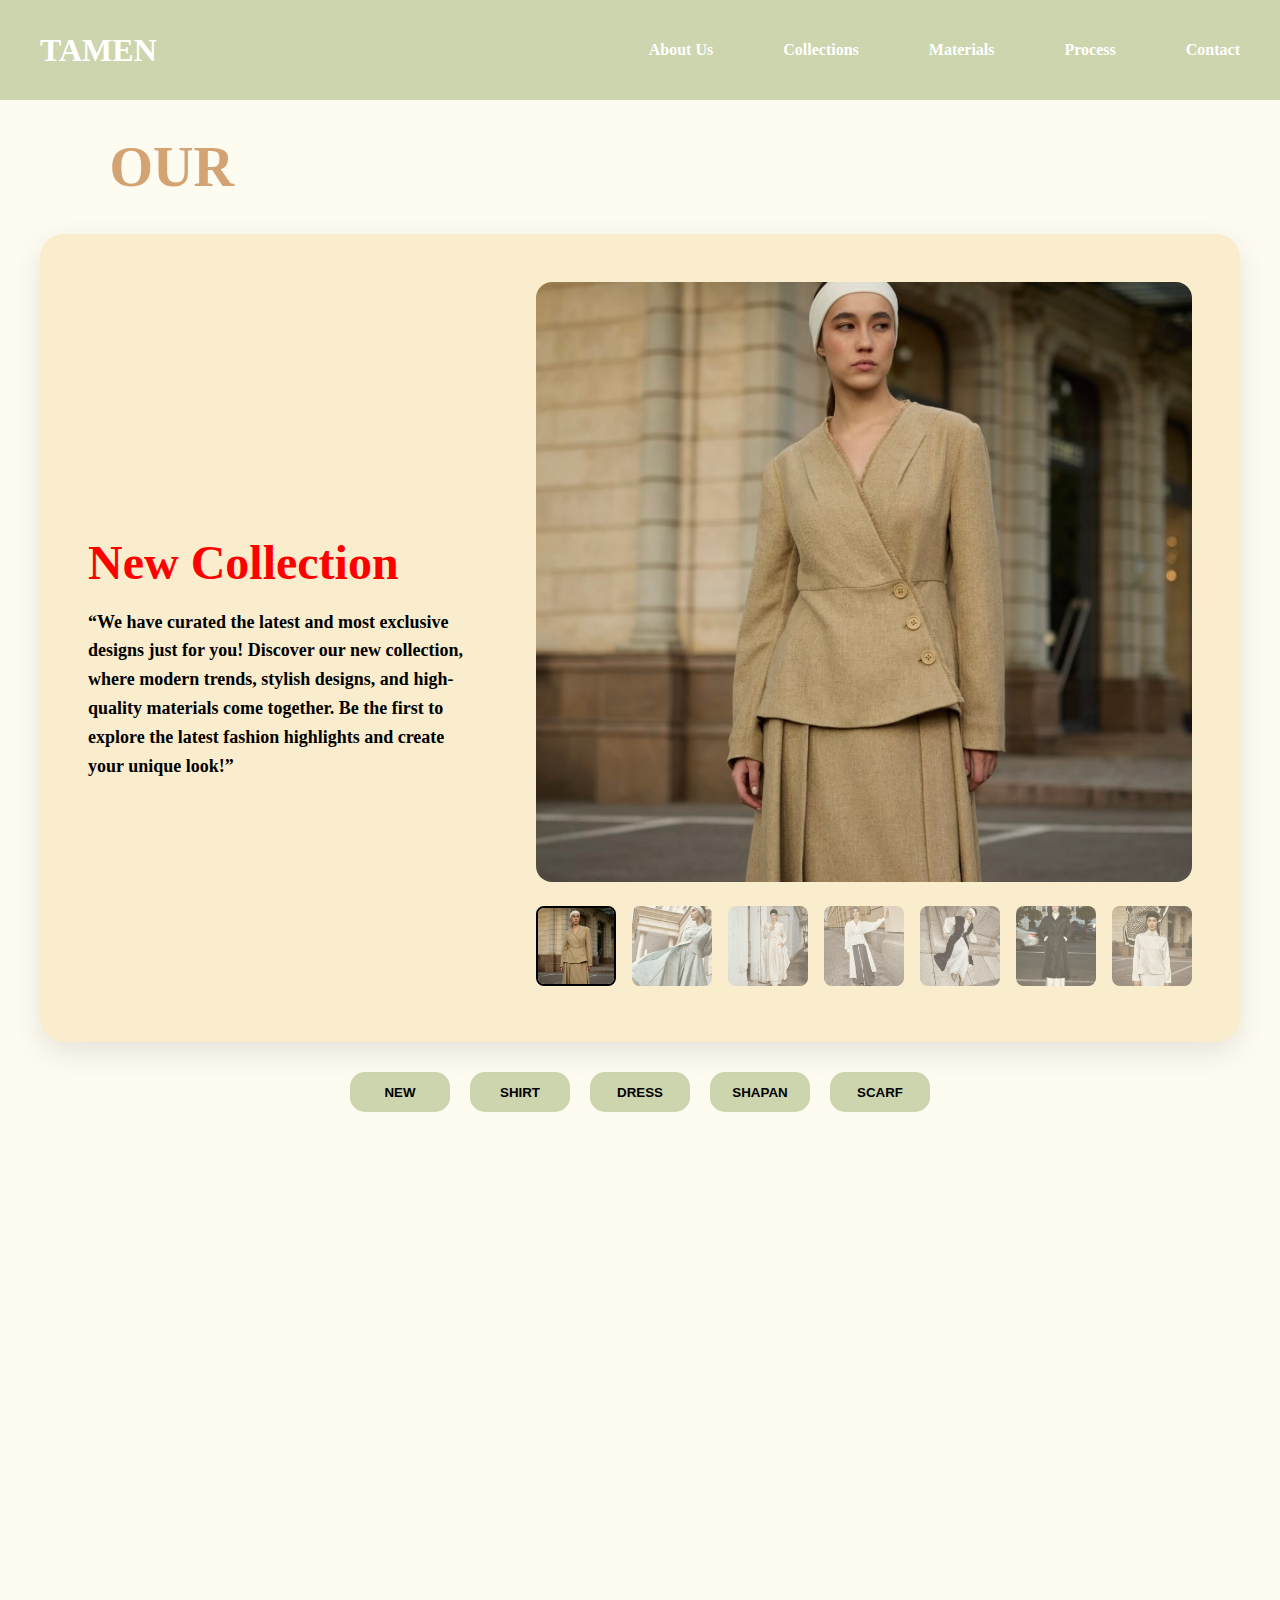
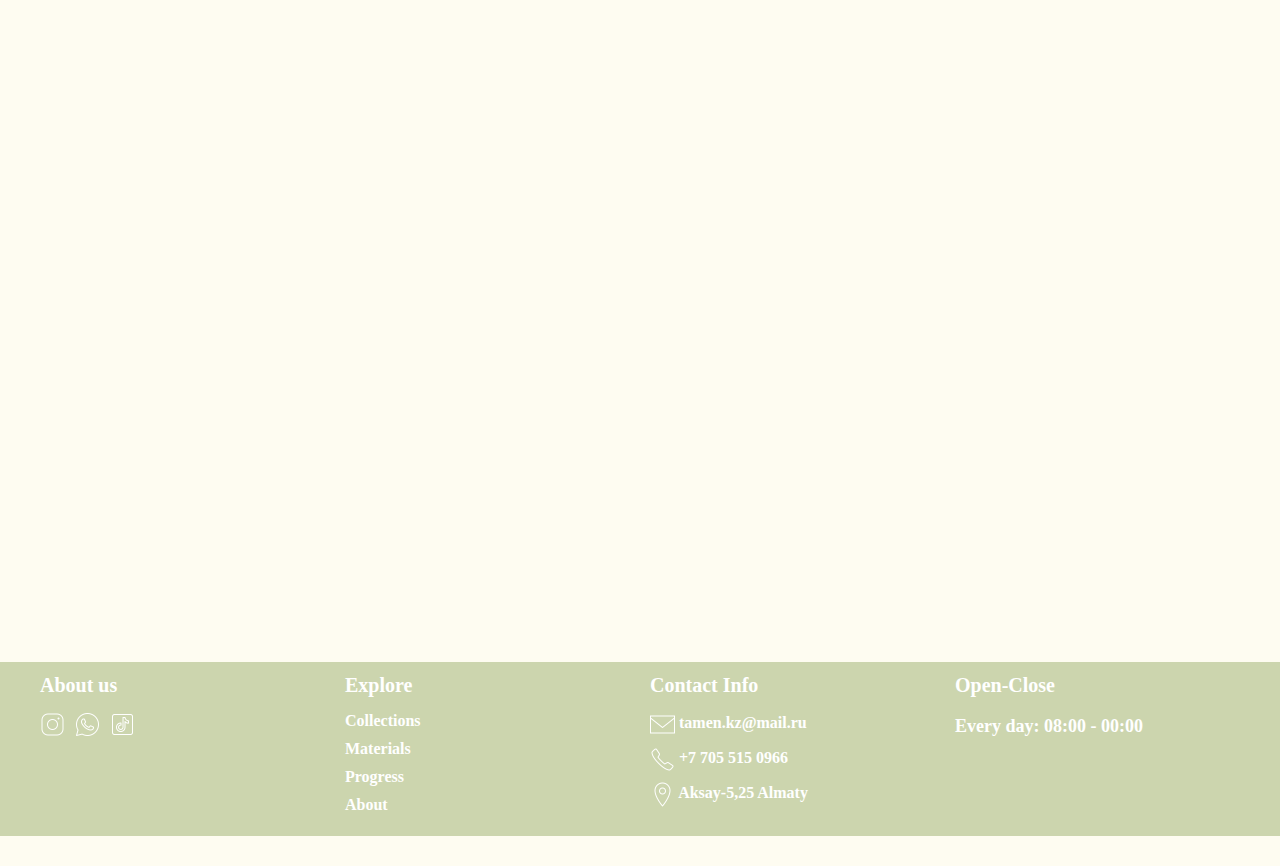
<file: collec.html>
<!DOCTYPE html>
<html lang="en">
<head>
    <meta charset="UTF-8">
    <meta name="viewport" content="width=device-width, initial-scale=1.0">
    <title>Document</title>
    <link rel="stylesheet" href="./style.css">
    <link rel="stylesheet" href="./collection.css">
</head>
<body>
    <nav class="menu">
        <a href="./index.html" class="item">
        <div class="logo">TAMEN </div> </a>
        <div class="menu-toggle" onclick="toggleMenu()">☰</div>
        <div class="items">
            <a href="./about.html" class="item">About Us</a>
            <a href="./collec.html" class="item">Collections</a>
            <a href="./materials.html" class="item">Materials</a>
            <a href="./proc.html" class="item">Process</a>
            <a href="./contat.html" class="item">Contact</a>
         
        </div>
    </nav>
    <div class="split-text-container">
        <span class="text-part left">OUR</span>
        <span class="text-part right">COLLECTIONS</span>
    </div>
    <section class="ex">
    <div class="product-container">
        <div class="product-details">
            <h1 class="des">New Collection</h1>
            <p class="description">
                “We have curated the latest and most exclusive designs just for you! Discover our new collection, where modern trends, stylish designs, and high-quality materials come together. Be the first to explore the latest fashion highlights and create your unique look!”
            </p>
            
            

         
        </div>

        <div class="product-gallery">
            <div class="main-image">
                <img src="./IMG_6569.jpg" alt="New">
            </div>
            <div class="thumbnail-container">
                <div class="thumbnails">
                    <img src="./IMG_6562.jpg" alt="Product view 1" class="active" >
                    <img src="./IMG_6563.jpg" alt="Product view 2">
                    <img src="./IMG_6564.jpg" alt="Product view 3">
                    <img src="./IMG_6565.jpg" alt="Product view 4">
                    <img src="./IMG_6566.jpg" alt="Product view 5">
                    <img src="./IMG_6567.jpg" alt="Product view 5">
                    <img src="./IMG_6568.jpg" alt="Product view 5">
                </div>
              
            </div>
        </div>

    </div>
</section> 
    
    <div class="tabs">
        <button class="tab active" data-category="latest">NEW</button>
        <button class="tab" data-category="best">SHIRT</button>
        <button class="tab" data-category="est">DRESS</button>
        <button class="tab" data-category="st">SHAPAN</button>
        <button class="tab" data-category="t">SCARF</button>
    </div>
    




    <div class="container" id="product-list"></div>
    




























    


    <footer id="footer">
        <div class="footer-container">
            <div>
                <h4>About us</h4>
                <ul class="social-icons">
                    <li><a href="https://www.instagram.com/tamen.kz/"><img src="./icons8-instagram-logo-50.png" alt="Instagram"></a></li>
                    <li><a href="https://wa.me/77055150966"><img src="./icons8-whatsapp-logo-50.png" alt="WhatsApp"></a></li>
                    <li><a href="https://www.tiktok.com/@aqerke_tamen"><img src="./icons8-tiktok-50.png" alt="TikTok"></a></li>
                </ul>
            </div>
    
            <div>
                <h4>Explore</h4>
                <ul>
                    <li><a href="./collec.html">Collections</a></li>
                    <li><a href="./materials.html">Materials</a></li>
                    <li><a href="./proc.html">Progress</a></li>
                    <li><a href="./contat.html">About</a></li>
                </ul>
            </div>
    
            <div>
                <h4>Contact Info</h4>
                <ul>
                    <li><img src="./icons8-email-50.png"> <a href="mailto:tamen.kz@mail.ru">tamen.kz@mail.ru</a></li>
                    <li><img src="icons8-phone-50.png"> <a href="tel:+77055150966">+7 705 515 0966</a></li>
                    <li><img src="icons8-location-50.png"> <a href="https://2gis.kz/almaty/geo/9430047407542739">Aksay-5,25 Almaty</a></li>
                </ul>
            </div>
    
            <div>
                <h4>Open-Close</h4>
                <p style="color: #ffffff;">Every day: 08:00 - 00:00</p>
            </div>
        </div>
    </footer>
    
    
    
    
        
        <script  defer src="./collect.js"></script>
        <script src="./script.js"></script>
</body>
</html>
</file>
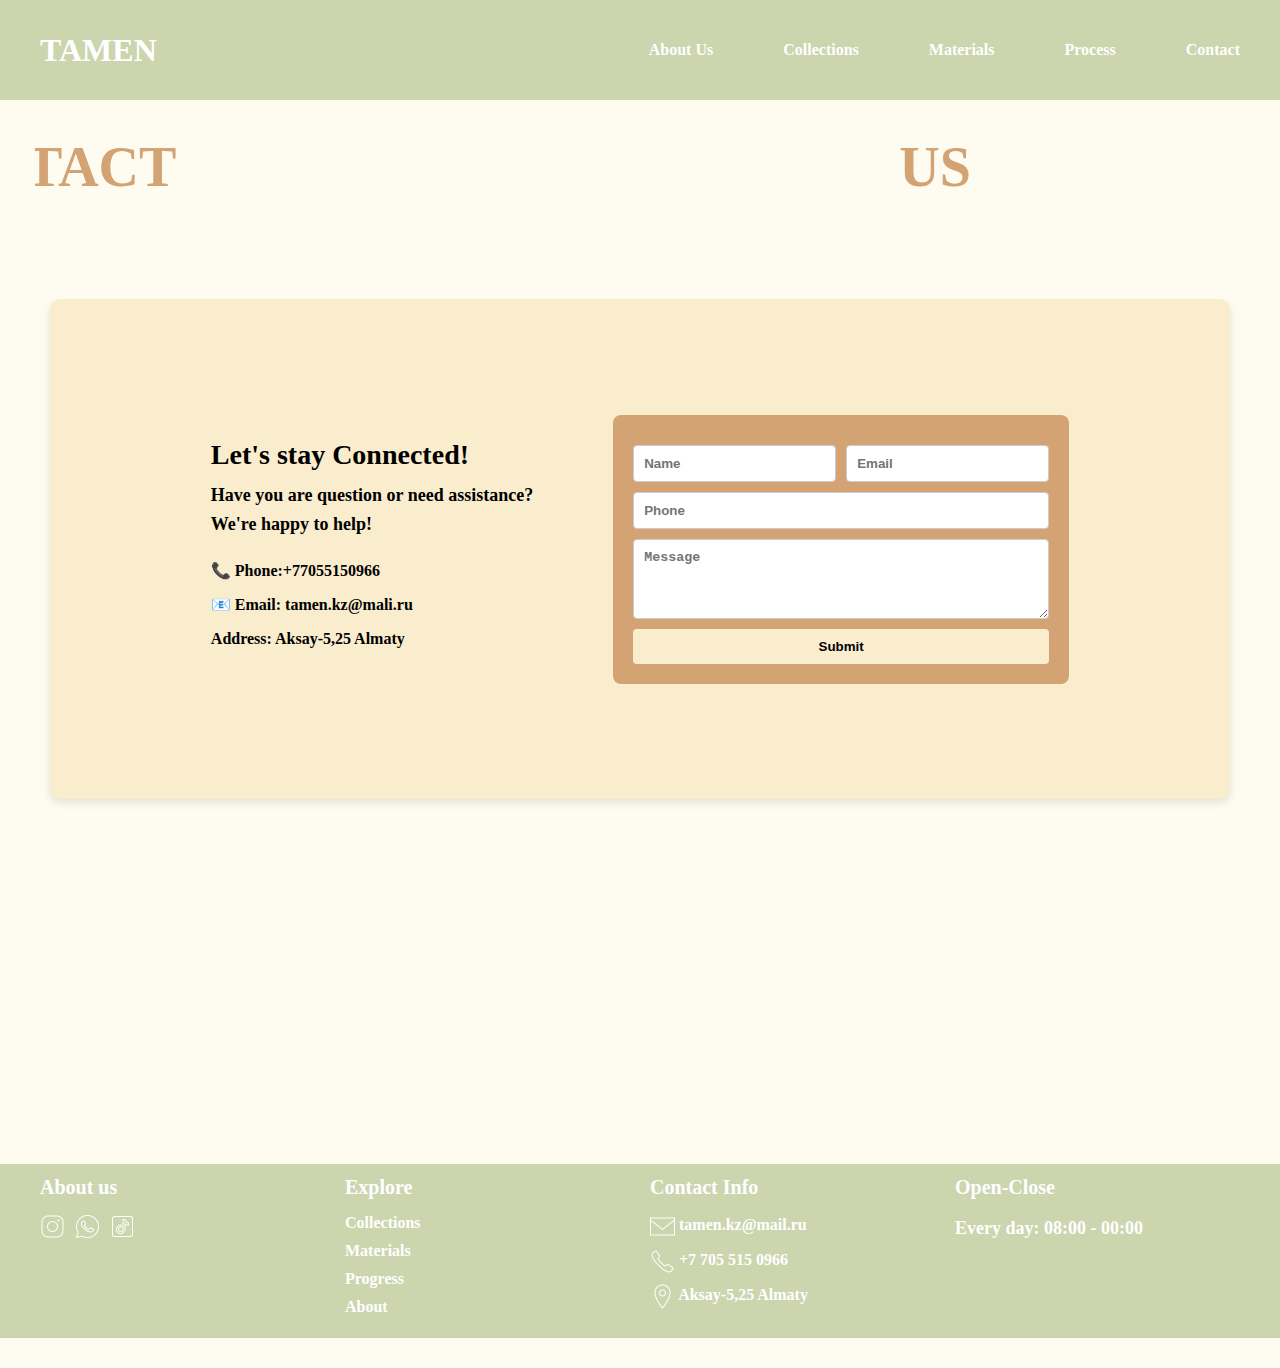
<file: contat.html>
<!DOCTYPE html>
<html lang="en">
<head>
    <meta charset="UTF-8">
    <meta name="viewport" content="width=device-width, initial-scale=1.0">
    <title>Document</title>
    <link rel="stylesheet" href="./style.css">
    <link rel="stylesheet" href="./contact.css">
    
</head>
<body>
    <nav class="menu">
        <a href="./index.html" class="item">
        <div class="logo">TAMEN </div> </a>
        <div class="menu-toggle" onclick="toggleMenu()">☰</div>
        <div class="items">
            <a href="./about.html" class="item">About Us</a>
            <a href="./collec.html" class="item">Collections</a>
            <a href="./materials.html" class="item">Materials</a>
            <a href="./proc.html" class="item">Process</a>
            <a href="./contat.html" class="item">Contact</a>
         
        </div>
    </nav>

    <div class="split-text-container">
        <span class="text-part left">Contact</span>
        <span class="text-part right">Us</span>
    </div>
    <div class="container">
        <div class="car">
        <div class="contact-info">
            <h2>Let's stay Connected!</h2>
            <p>Have you are question or need assistance?<br>We're happy to help!</p>
            <div class="info">
                <p>📞 <strong>Phone:</strong>+77055150966</p>
                <p>📧 <strong>Email:</strong> tamen.kz@mali.ru</p>
                <p> <strong>Address:</strong> Aksay-5,25 Almaty</p>
               
            </div>
        </div>
        
    <div class="contact-form">
        <form id="form">
            <div class="form-group">
                <input type="text" name="Name" placeholder="Name" required>
                <input type="email" name="Email" placeholder="Email" required>
            </div>
            <input type="text" name="Phone" id="phone" placeholder="Phone" required>
            <textarea name="Message" placeholder="Message" required></textarea>
            <button type="submit">Submit</button>
        </form>
        <p id="success-message" class="hidden">Form submitted successfully!</p>
    </div>
</div>
    </div>











    <footer id="footer">
        <div class="footer-container">
            <div>
                <h4>About us</h4>
                <ul class="social-icons">
                    <li><a href="https://www.instagram.com/tamen.kz/"><img src="./icons8-instagram-logo-50.png" alt="Instagram"></a></li>
                    <li><a href="https://wa.me/77055150966"><img src="./icons8-whatsapp-logo-50.png" alt="WhatsApp"></a></li>
                    <li><a href="https://www.tiktok.com/@aqerke_tamen"><img src="./icons8-tiktok-50.png" alt="TikTok"></a></li>
                </ul>
            </div>
    
            <div>
                <h4>Explore</h4>
                <ul>
                    <li><a href="./collec.html">Collections</a></li>
                    <li><a href="./materials.html">Materials</a></li>
                    <li><a href="./proc.html">Progress</a></li>
                    <li><a href="./contat.html">About</a></li>
                </ul>
            </div>
    
            <div>
                <h4>Contact Info</h4>
                <ul>
                    <li><img src="./icons8-email-50.png"> <a href="mailto:tamen.kz@mail.ru">tamen.kz@mail.ru</a></li>
                    <li><img src="icons8-phone-50.png"> <a href="tel:+77055150966">+7 705 515 0966</a></li>
                    <li><img src="icons8-location-50.png"> <a href="https://2gis.kz/almaty/geo/9430047407542739">Aksay-5,25 Almaty</a></li>
                </ul>
            </div>
    
            <div>
                <h4>Open-Close</h4>
                <p style="color: #ffffff;">Every day: 08:00 - 00:00</p>
            </div>
        </div>
    </footer>
        
        <script src="./contact.js"></script>
        <script src="./collect.js"></script>
        <script src="./script.js"></script>
</body>
</html>
</file>
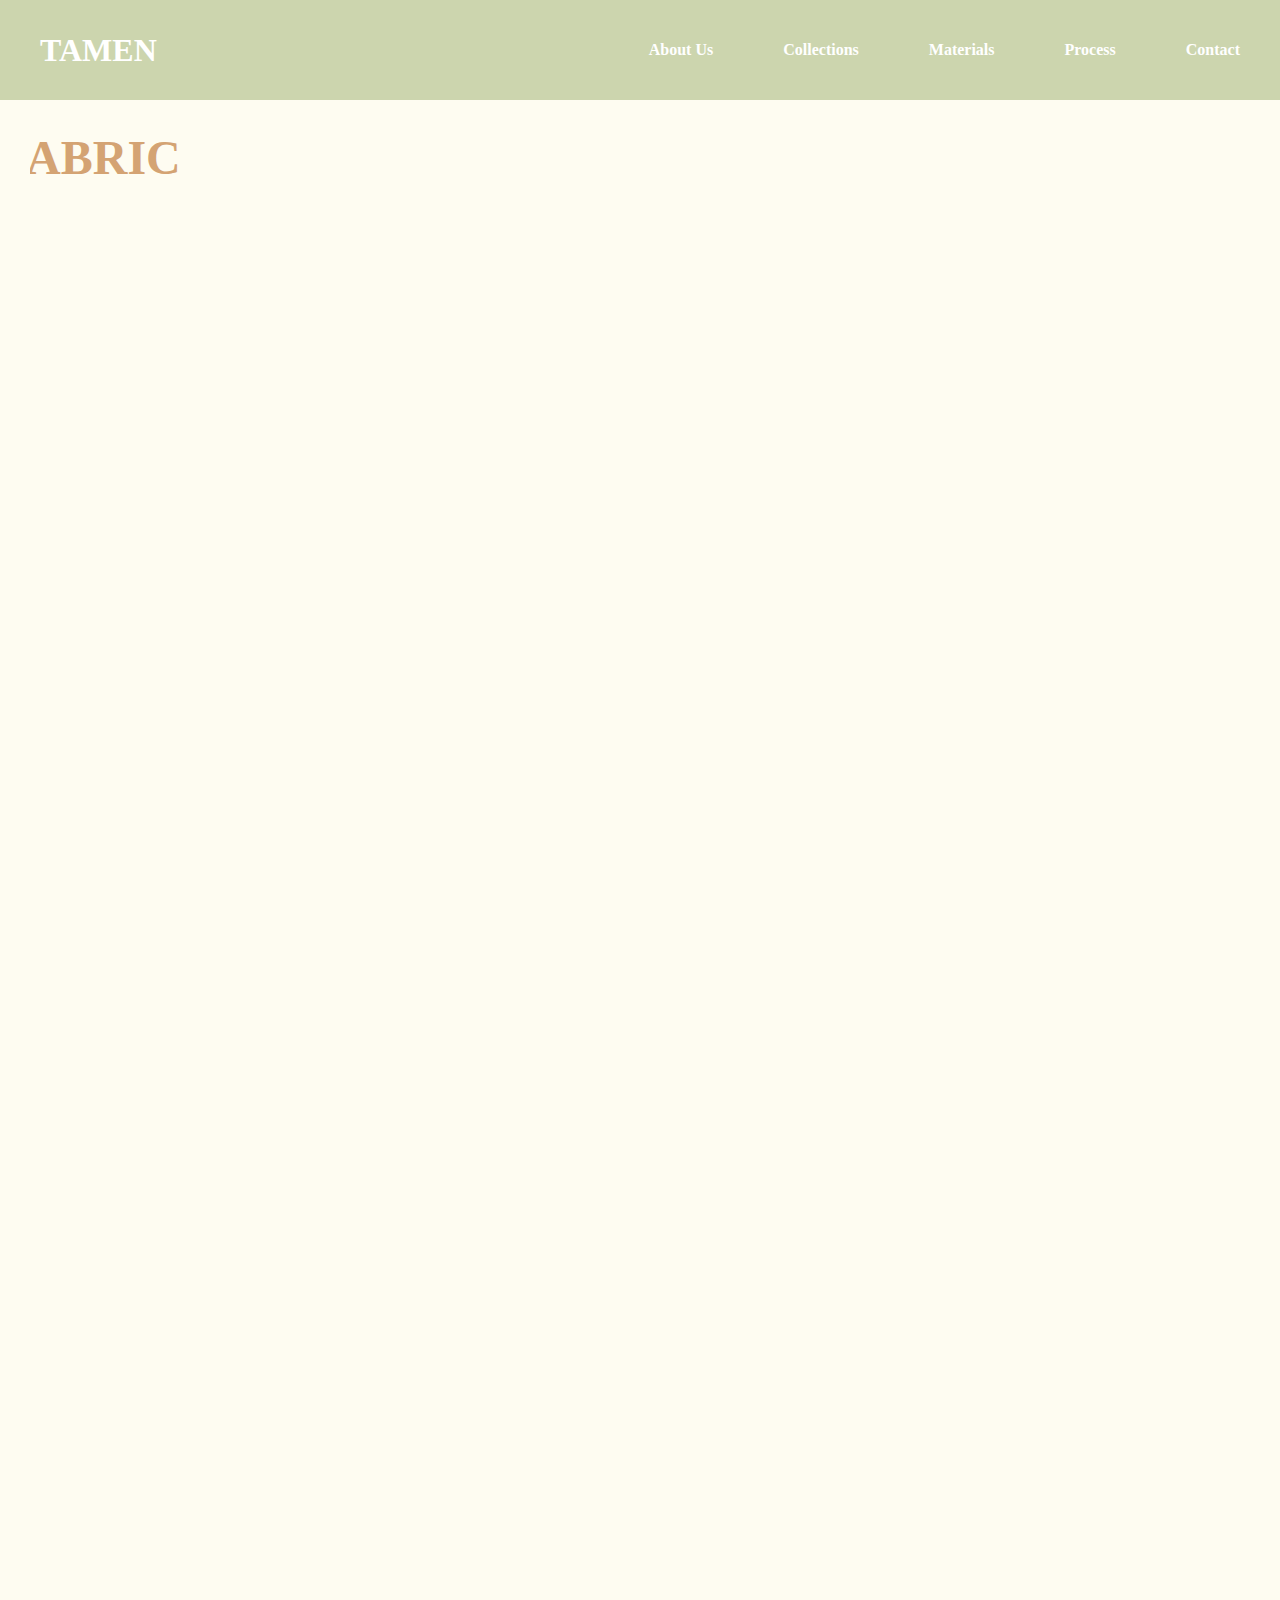
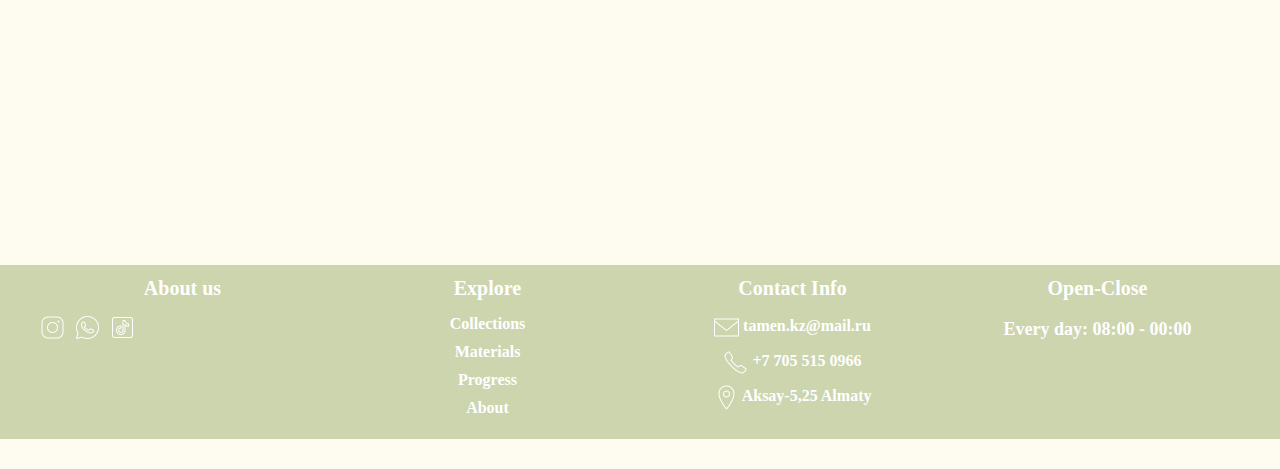
<file: materials.html>
<!DOCTYPE html>
<html lang="en">
<head>
    <meta charset="UTF-8">
    <meta name="viewport" content="width=device-width, initial-scale=1.0">
    <title>Document</title>
    <link rel="stylesheet" href="./style.css">
    <link rel="stylesheet" href="./mater.css">
</head>
<body>
    <nav class="menu">
        <a href="./index.html" class="item">
        <div class="logo">TAMEN </div> </a>
        <div class="menu-toggle" onclick="toggleMenu()">☰</div>
        <div class="items">
            <a href="./about.html" class="item">About Us</a>
            <a href="./collec.html" class="item">Collections</a>
            <a href="./materials.html" class="item">Materials</a>
            <a href="./proc.html" class="item">Process</a>
            <a href="./contat.html" class="item">Contact</a>
         
        </div>
    </nav>


    <div class="split-text-container">
        <span class="text-part left">FABRIC</span>
        <span class="text-part right">COLLECTIONS</span>
    </div>
    <div class="container" id="fabric-list"></div>

    <footer id="footer">
        <div class="footer-container">
            <div>
                <h4>About us</h4>
                <ul class="social-icons">
                    <li><a href="https://www.instagram.com/tamen.kz/"><img src="./icons8-instagram-logo-50.png" alt="Instagram"></a></li>
                    <li><a href="https://wa.me/77055150966"><img src="./icons8-whatsapp-logo-50.png" alt="WhatsApp"></a></li>
                    <li><a href="https://www.tiktok.com/@aqerke_tamen"><img src="./icons8-tiktok-50.png" alt="TikTok"></a></li>
                </ul>
            </div>
    
            <div>
                <h4>Explore</h4>
                <ul>
                    <li><a href="./collec.html">Collections</a></li>
                    <li><a href="./materials.html">Materials</a></li>
                    <li><a href="./proc.html">Progress</a></li>
                    <li><a href="./contat.html">About</a></li>
                </ul>
            </div>
    
            <div>
                <h4>Contact Info</h4>
                <ul>
                    <li><img src="./icons8-email-50.png"> <a href="mailto:tamen.kz@mail.ru">tamen.kz@mail.ru</a></li>
                    <li><img src="icons8-phone-50.png"> <a href="tel:+77055150966">+7 705 515 0966</a></li>
                    <li><img src="icons8-location-50.png"> <a href="https://2gis.kz/almaty/geo/9430047407542739">Aksay-5,25 Almaty</a></li>
                </ul>
            </div>
    
            <div>
                <h4>Open-Close</h4>
                <p style="color: #ffffff;">Every day: 08:00 - 00:00</p>
            </div>
        </div>
    </footer>
    
    
    
    
        
        <script src="./mater.js"></script>
        <script src="./script.js"></script>
</body>
</html>
</file>
<file: style.css>
* {
  margin: 0;
  padding: 0;
  box-sizing: border-box;
  font-weight: bold;
  
}
body{
  background-color: #fefcf1;
   font-family: 'Georgia', serif;
}


.hero-section {
  position: relative;
  width: 100%;
  height: 100vh;
  overflow: hidden;
}

.hero-bg {
  position: absolute;
  width: 100%;
  height: 100%;
  z-index: -1;
}

.hero-slide {
  position: absolute;
  width: 100%;
  height: 100%;
  background-size: cover;
  background-position: center;
  opacity: 0;
  transition: opacity 1.5s ease-in-out;
}

.hero-slide.active {
  opacity: 1;
}

.hero-content {
  position: absolute;
  top: 50%;
  left: 330px;
  transform: translate(-50%, -50%);
  text-align: center;
  color: #D4A373;
  text-shadow: 0 0 15px rgba(255, 255, 255, 0.8);
}

.hero-content h2 {
  font-size: 120px;
  font-weight: bold;
  letter-spacing: 3px;
  opacity: 0;
  animation: fadeIn 2s ease-in-out forwards;
  text-transform: uppercase;
  text-shadow: 0 0 15px rgba(255, 255, 255, 0.8);
}

.hero-content p {
  font-size: 2.2rem;
  margin-top: 10px;
  opacity: 0;
  animation: fadeIn 3s ease-in-out forwards;
}


@keyframes fadeIn {
  from { opacity: 0; transform: translateY(30px); }
  to { opacity: 1; transform: translateY(0); }
}


@media (max-width: 768px) {
  .hero-content {
    top: 50%;
    width: 95%;
    margin-left: -115px;
  }

  .hero-content h2 {
    font-size: 50px;
    letter-spacing: 2px;
   
  }

  .hero-content p {
    font-size: 1.5rem;
  }
  .hero-bg {
    height: auto;
    min-height: 100vh; 
    margin-right: -90px;
}
}


.menu {
  width: 100%;
  height: fit-content;
  box-sizing: border-box;
  background: #0E0E0E;
  display: flex;
  align-items: center;
  justify-content: space-between;
  background-color: #CCD5AE;
  height: 100px;
  padding: 0 20px;
}

.logo {
  font-family: poppins;
  font-size: 32px;
  color: white;
  font-weight: 600;
}

.menu-toggle {
  display: none;
  font-size: 30px;
  color: white;
  cursor: pointer;
}

.items {
  display: flex;
  align-items: center;
  gap: 30px;
}

.item {
  font-family: poppins;
  font-size: 16px;
  color: white;
  text-decoration: none;
  padding: 10px 20px;
}

.item:hover {
  color: #D4A373;
}

.social-icons {
  display: flex;
  align-items: center;
  gap: 10px;
}




@media (max-width: 768px) {
  .menu-toggle {
      display: block;
  }
  .items {
      display: none;
      flex-direction: column;
      position: absolute;
      top: 60px;
      left: 0;
      width: 100%;
      background-color: #333;
      text-align: center;
  }
  .items a {
      padding: 15px;
      display: block;
      border-bottom: 1px solid #444;
  }
  .items.active {
      display: flex;
  }
}

.container {

  display: flex;
  justify-content: space-between;
  align-items: center;
  height: 100vh;


}
.text-section {
  left:22%;
  position: absolute;
    background: rgba(255, 255, 255, 0.3);
    backdrop-filter: blur(5px);
    padding: 20px;
    border-radius: 10px;
    box-shadow: 0 4px 10px rgba(0, 0, 0, 0.1);
    width: 800px;
}

h1 {
  display: flex;
  justify-content: center;
  font-size: 50px;
  margin-bottom: 20px;
  
}

p {
  font-size: 18px;
  line-height: 1.6;
  margin-bottom: 20px;
}

.mis{
  display: flex;
  justify-content: center;
  background-color: #FEFAE0;
  color: black;
  padding: 10px 20px;
  font-size: 16px;
  border: none;
  cursor: pointer;
margin-left: 310px;
}

.image-section {
  width: 50%;
  display: flex;
  justify-content: center;
}

.image-wrapper {
  display: flex;
  flex-direction: column;
  gap: 10px;
}

.image-wrapper img {
  width: 250px;
  height: auto;
  border-radius: 5px;
}
.video {
  position: fixed;

  min-width: 100%;
  min-height: 100%;
  z-index: -1;
}

.bgc-video {
  /* position: fixed; */
  top: 0;
  left: 0;
  width: 100vw;
  height: 100vh;
  object-fit: cover; 
  z-index: -1;
}
@media (max-width: 768px) {
  .container {
      flex-direction: column;
      height: auto;
  }

  .text-section {
      width: 95%;
      padding: 15px;
      margin-left: -85px;
  }

  h1 {
      font-size: 32px;
  }

  p {
      font-size: 16px;
  }

  .mis {
      width: 100%;
      text-align: center;
      font-size: 14px;
  }

  .image-wrapper img {
      width: 150px;
  }
}
.containerr {
  width: 90%;
  margin: auto;
  display: grid;
  grid-template-columns: 1fr;
  gap: 10px;
  align-items: center;
}
.card {
  display: grid;
  grid-template-columns: 2fr 1fr;
  gap: 10px;
  background: #fefcf1;
  padding: 10px;
  border-radius: 10px;
  
  transition: transform 0.3s ease-in-out;
}

.main-banner {
  position: relative;
}
.main-banner img {
  width: 100%;
  max-width: 1500px;
  border-radius: 10px;
}
.banner-text {
  text-align: center;
  color: #333;
  position: absolute;
  bottom: 50px;
  width: 300px;
  left: 50%;
  transform: translateX(-50%);
  background: rgba(255, 255, 255, 0.8);
  padding: 10px;
  border-radius: 5px;
}
.products {
  display: grid;
  grid-template-columns: repeat(2, 1fr);
  grid-template-rows: auto;
  gap: 10px;
}
.products .product-card {
  background: #fefcf1;
  
  border-radius: 10px;

  text-align: center;
  transition: transform 0.3s ease-in-out;
  display: flex;
  flex-direction: column;
  align-items: center;
  justify-content: center;
}
.products .product-card:last-child {
  grid-column: span 2;
}
.product-card img {
  width: 100%;
  max-width: 290px;
  border-radius: 5px;
}
.product-card:hover {
  transform: scale(1.05);
}
.marquee {
  margin: 30px;
  white-space: nowrap;
  overflow: hidden;
  position: relative;
  width: 100%;
  color: #D4A373;
}
.marquee h1 {
  display: inline-block;
  animation: marquee 10s linear infinite;
}
@keyframes marquee {
  0% { transform: translateX(-100%); }
  100% { transform: translateX(100%); }
}
.j{
  display: flex;
  justify-content: center;
  align-items: center;
  margin-left: 105px;
 
  border: none;
}
.k{
  border: none;
  background-color: #fefcf1;
}
@media (max-width: 768px) {
  .card {
      grid-template-columns: 1fr;
  }

  .products {
      grid-template-columns: 1fr;
  }

  .products .product-card:last-child {
      grid-column: span 1;
  }

  .banner-text {
      width: 90%;
      font-size: 14px;
      bottom: 20px;
  }

  .marquee h1 {
      animation-duration: 15s; 
  }
}
@media (max-width: 768px) {
  .video {
      height: 100vh;
      width: 100vw;
  }

  .bgc-video {
      height: auto;
      min-height: 100vh;
      object-fit: contain; 
  }
}

#footer {
  margin-top: 30px;
  margin-bottom: 30px;
  background-color: #CCD5AE;
  padding: 12px 20px;
  font-family: 'Georgia', serif;
}

.footer-container {
  max-width: 1200px;
  margin: auto;
  display: grid;
  grid-template-columns: repeat(auto-fit, minmax(250px, 1fr));
  gap: 20px;
}

.footer-container h4 {
  color: #FFFFFF;
  font-weight: 600;
  font-size: 20px;
  margin-bottom: 15px;
}

.footer-container ul {
  list-style: none;
  padding: 0;
}

.footer-container ul li {
  margin-bottom: 10px;
}

.footer-container a {
  color: #ffffff;
  text-decoration: none;
}

.footer-container img {
  width: 25px;
  vertical-align: middle;
}

.social-icons {
  display: flex;
  gap: 10px;
}


@media (max-width: 768px) {
  #footer {
      padding: 20px;
      text-align: center;
  }

  .footer-container {
      grid-template-columns: 1fr;
      gap: 30px;
  }

  .social-icons {
      justify-content: center;
  }

  .footer-container ul {
      display: flex;
      flex-direction: column;
      align-items: center;
  }
}
</file>
<file: collection.css>
body {
    background-color:  #fefcf1;
    
   
}
.split-text-container {
    display: flex;
    font-size: 3.5rem;
    font-weight: bold;
    text-transform: uppercase;
    color: #D4A373;
    overflow: hidden;
    justify-content: center;
    align-items: center;
    gap:28px;
    margin: 35px;
}

.text-part {
    display: inline-block;
    position: relative;
    transform: translateX(0);
    animation-duration: 2s;
    animation-timing-function: ease-out;
    animation-fill-mode: forwards;
}

.text-part.left {
    transform: translateX(-200%);
    animation-name: slide-in-left;
}

.text-part.right {
    transform: translateX(200%);
    animation-name: slide-in-right;
}

@keyframes slide-in-left {
    0% {
        transform: translateX(-200%);
    }
    100% {
        transform: translateX(0);
    }
}

@keyframes slide-in-right {
    0% {
        transform: translateX(200%);
    }
    100% {
        transform: translateX(0);
    }
}

@media (max-width: 768px) {
    .split-text-container {
        font-size: 2rem; 
        flex-direction: column; 
        gap: 10px; 
        margin: 20px; 
        margin-left: 20px;
    }

    .text-part {
        transform: translateX(0);
        animation-duration: 1.5s; 
    }
}

.container {
    display: grid;
    grid-template-columns: repeat(3, 1fr);
    gap: 30px;
    width: 1200px;
    margin: auto;
}


.product-card {
    background: #FAEDCD;
  justify-content: center;
    border-radius: 10px;
    text-align: center;
    transition: transform 0.3s ease-in-out, box-shadow 0.3s ease-in-out;
    box-shadow: 0 4px 8px rgba(0, 0, 0, 0.1);
    display: flex;
    flex-direction: column;
    align-items: center;
}

.product-card:hover {
    transform: translateY(-5px);
    box-shadow: 0 8px 16px rgba(0, 0, 0, 0.2);
}


.product-card  img {
    width: 350px;
    height: 300px;
    border-radius: 5px;

}


.product-card h3 {
    font-size: 22px;
    font-weight: bold;
    margin: 10px 0 5px;
    color: #e67e22;
}

.product-card p {
    font-size: 16px;
    font-weight: bold;
    margin: 10px 0 5px;
    
}


.price {
    font-size: 22px;
    color: #e67e22;
    font-weight: bold;
    margin-bottom: 10px;
}


.buy-now{
    background-color: #CCD5AE;
    text-decoration: none;
    border: none;
    color: white;
    width: 250px;
    height: 50px;
}

.buy-now:hover {
    background: #219150;
}


@media (max-width: 1024px) {
    .container {
        grid-template-columns: repeat(2, 1fr);
    }
}

@media (max-width: 768px) {
    .container {
        grid-template-columns: 1fr;
    }
}


/* new */
.ex{
    display: flex;
    justify-content: center;
    align-items: center;
}

.product-container {
    
    background: #FAEDCD;
    border-radius: 24px;
    padding: 3rem;
    display: grid;
    grid-template-columns: 1fr 1.5fr;
    gap: 4rem;
    position: relative;
    max-width: 1200px;
    width: 100%;
    box-shadow: 0 10px 30px rgba(0, 0, 0, 0.1);
}

.product-details {
    padding-top: 2rem;
}

h1 {
   margin-top: 220px;
    font-size: 3rem;
    font-weight: 800;
    line-height: 1.2;
    margin-bottom: 1rem;
}

.price {
    font-size: 2rem;
    font-weight: 600;
    margin: 1.5rem 0;
}

.description {
    color: black;
    line-height: 1.6;
    margin-bottom: 2rem;
}


.product-gallery {
    position: relative;
}

.main-image {
    width: 100%;
    height: 600px;
    overflow: hidden;
    border-radius: 16px;
}

.main-image img {
    width: 100%;
    height: 100%;
    object-fit: cover;
}

.thumbnail-container {
    margin-top: 1rem;
    position: relative;
}

.thumbnails {
    display: flex;
    gap: 1rem;
    overflow-x: auto;
    padding: 0.5rem 0;
    scrollbar-width: none;
}



.thumbnails img {
    width: 80px;
    height: 80px;
    object-fit: cover;
    border-radius: 8px;
    cursor: pointer;
    opacity: 0.6;
    transition: opacity 0.3s ease;
}

.thumbnails img.active {
    opacity: 1;
    border: 2px solid #000;
}


@media (max-width: 968px) {
    .product-container {
        grid-template-columns: 1fr;
        padding: 2rem;
    }

    .product-details {
        order: 2;
    }

    .product-gallery {
        order: 1;
    }
}
@keyframes moveAndFade {
    0% { transform: translateX(0); opacity: 1; }
    100% { transform: translateY(20px); opacity: 1; }
   
    75% { transform: translateY(-20px); opacity: 1; }
    100% { transform: translateY(0); opacity: 1; }
}

.des {
    display: inline-block; 
    animation: moveAndFade 1s infinite ease-in-out;
    color: red;
}
.tabs{
    margin: 30px;
    display: flex;
    justify-content: center;
    align-items: center;
    gap: 20px;
}
.tab{
    border: none;
    width: 100px;
    height: 40px;
    border-radius: 15px;
    background-color: #CCD5AE;
}
#footer{
    margin-top: 220px;
}
@media (max-width: 768px) {
    .product-container {
        grid-template-columns: 1fr;
        gap: 2rem;
        padding: 2rem;
        margin-left: -40px;
    }

    h1 {
        margin-top: 50px;
        font-size: 2.5rem;
        text-align: center;
    }

    .main-image {
        height: 350px; 
    }

    .thumbnails {
        justify-content: center; 
        gap: 0.5rem;
    }

    .thumbnails img {
        width: 60px;
        height: 60px;
    }

    .product-details {
        text-align: center; 
        padding-top: 1rem;
    }

    .price {
        font-size: 1.8rem;
    }

    .description {
        font-size: 1rem;
    }
}
@media (max-width: 768px) {
    .product-container {
        grid-template-columns: 1fr; 
        gap: 2rem;
        padding: 2rem;
    }

    .main-image {
        height: 350px; 
    }

    .thumbnails {
        justify-content: center; 
    }

    .thumbnails img {
        width: 60px; 
        height: 60px;
    }

    h1 {
        font-size: 2.5rem; 
        margin-top: 100px;
        text-align: center; 
    }

    .price, .description {
        text-align: center;
    }
}
@media (max-width: 768px) {
    .container {
        grid-template-columns: 1fr; 
        width: 100%; 
        gap: 20px;
        padding: 0 20px; 
    }

    .product-card img {
        width: 100%; 
        height: auto;
    }

    .product-card h3 {
        font-size: 20px; 
    }

    .product-card p {
        font-size: 14px;
    }

    .price {
        font-size: 20px;
    }

    .buy-now {
        width: 100%; 
    }
}
</file>
<file: contact.css>
body {
    font-family: Arial, sans-serif;
    margin: 0;
    padding: 0;
    background-color: #fefcf1;
    font-family: 'Georgia', serif;
}

.container {
    display: flex;
    justify-content: space-around;
    align-items: center;
    padding: 50px;
}


.split-text-container {
    display: flex;
    font-size: 3.5rem;
    font-weight: bold;
    text-transform: uppercase;
    color: #D4A373;
    overflow: hidden;
    justify-content: center;
    align-items: center;
    gap:28px;
    margin: 35px;
}

.text-part {
    display: inline-block;
    position: relative;
    transform: translateX(0);
    animation-duration: 2s;
    animation-timing-function: ease-out;
    animation-fill-mode: forwards;
}

.text-part.left {
    transform: translateX(-200%);
    animation-name: slide-in-left;
}

.text-part.right {
    transform: translateX(200%);
    animation-name: slide-in-right;
}

@keyframes slide-in-left {
    0% {
        transform: translateX(-200%);
    }
    100% {
        transform: translateX(0);
    }
}

@keyframes slide-in-right {
    0% {
        transform: translateX(200%);
    }
    100% {
        transform: translateX(0);
    }
}


.hidden { display: none; }

.contact-info {
    max-width: 40%;
}

.contact-info h2 {
    font-size: 28px;
    margin-bottom: 10px;
}

.contact-info p {
    color: black;
}

.info p {
    font-size: 16px;
    margin: 8px 0;
}

.social-media a {
    text-decoration: none;
    color:#CCD5AE;
}

.contact-form {
    background-color: #D4A373;
    padding: 20px;
    border-radius: 8px;
    width: 40%;
}

form {
    display: flex;
    flex-direction: column;
}

.form-group {
    display: flex;
    gap: 10px;
}

input, textarea {
    width: 100%;
    padding: 10px;
    margin-top: 10px;
    border: 1px solid #ccc;
    border-radius: 4px;
}

textarea {
    height: 80px;
}

button {
    margin-top: 10px;
    background-color: #FAEDCD ;
    color: black;
    padding: 10px;
    border: none;
    cursor: pointer;
    border-radius: 4px;
}

button:hover {
    background-color: #CCD5AE;
}

@media (max-width: 768px) {
    .container {
        flex-direction: column;
        align-items: center;
    }

    .contact-info, .contact-form {
        max-width: 100%;
    }
}


.car {
    display: flex;
    align-items: center; 
    justify-content: center; 
    gap: 80px;
    background-color: #FAEDCD; 
    border-radius: 10px; 
    overflow: hidden;
    box-shadow: 0 4px 8px rgba(0, 0, 0, 0.1);
    width: 100%; 
    max-width: 1200px;
    height: 500px; 
    margin: 20px auto; 
    padding: 20px; 
    box-sizing: border-box; 
    margin-bottom: 290px;
}
@media (max-width: 768px) {
    .container {
        flex-direction: column;
        align-items: center;
        padding: 20px;
    }

    .split-text-container {
        font-size: 2rem;
        gap: 10px;
        margin: 20px;
    }

    .contact-info, .contact-form {
        max-width: 100%;
        padding: 15px;
        text-align: center;
    }

    .car {
        flex-direction: column;
        height: auto;
        padding: 20px;
        gap: 20px;
        margin-bottom: 50px;
    }

    button {
        width: 100%;
    }
}
</file>
<file: mater.css>
body{
    text-align: center;
    background-color: #fefcf1;
    
}
h1 {
    color: #D4A373;
}
.container {
    display: flex;
    flex-wrap: wrap;
    justify-content: center;
    gap: 20px;
    padding: 20px;
}

.card {
    background: #FAEDCD;
    width: 250px;
    padding: 15px;
    border-radius: 10px;
    box-shadow: 0 4px 8px rgba(0, 0, 0, 0.1);
    text-align: center;
    transition: transform 0.3s ease-in-out, box-shadow 0.3s ease-in-out;
    display: flex;
    flex-direction: column;
    align-items: center;
}

.card:hover {
    transform: translateY(-5px);
    box-shadow: 0 8px 16px rgba(0, 0, 0, 0.2);
}

.card img {
    width: 100%;
    height: 180px;
    object-fit: cover;
    border-radius: 5px;
}

.card h2 {
    font-size: 18px;
    margin: 10px 0;
    color: #333;
}

.card p {
    font-size: 14px;
    color: #666;
    margin-bottom: 10px;
    text-align: center;
}

.card .price {
    font-size: 18px;
    font-weight: bold;
    color: #D4A373;
    margin-bottom: 10px;
}


@media (max-width: 768px) {
    .card {
        width: 100%; 
        max-width: 300px;
    }
}

.menu {
    width: 100%;
    height: fit-content;
    box-sizing: border-box;
    background: #0E0E0E;
    display: flex;
    align-items: center;
    justify-content: space-between;
    background-color: #CCD5AE;
    height: 100px;
    padding: 0 20px;
    
  }
  
  .logo {
    font-family: poppins;
    font-size: 32px;
    color: white;
    font-weight: 600;
  }
  
  .menu-toggle {
    display: none;
    font-size: 30px;
    color: white;
    cursor: pointer;
   
  }
  
  .items {
    display: flex;
    align-items: center;
    gap: 30px;
  }
  
  .item {
    
    font-weight: bold;
    font-size: 16px;
    color: white;
    text-decoration: none;
    padding: 10px 20px;
  }
  
  .item:hover {
    color: #D4A373;
  }
  
  .social-icons {
    display: flex;
    align-items: center;
    gap: 10px;
  }
  
.split-text-container {
    margin: 30px;
    display: flex;
    font-size: 3rem;
    gap:25px;
    font-weight: bold;
    text-transform: uppercase;
    color: #D4A373;
    overflow: hidden;
    justify-content: center;
    align-items: center;
}

.text-part {
    display: inline-block;
    position: relative;
    transform: translateX(0);
    animation-duration: 2s;
    animation-timing-function: ease-out;
    animation-fill-mode: forwards;
}

.text-part.left {
    transform: translateX(-200%);
    animation-name: slide-in-left;
}

.text-part.right {
    transform: translateX(200%);
    animation-name: slide-in-right;
}

@keyframes slide-in-left {
    0% {
        transform: translateX(-200%);
    }
    100% {
        transform: translateX(0);
    }
}

@keyframes slide-in-right {
    0% {
        transform: translateX(200%);
    }
    100% {
        transform: translateX(0);
    }
}
@media (max-width: 768px) {
    .split-text-container {
        flex-direction: column; 
        font-size: 2rem; 
        gap: 10px;
    }
    
    .text-part {
        transform: translateX(0); 
        animation: none;
    }
}

#footer{
    margin-top: 750px;
}
</file>
